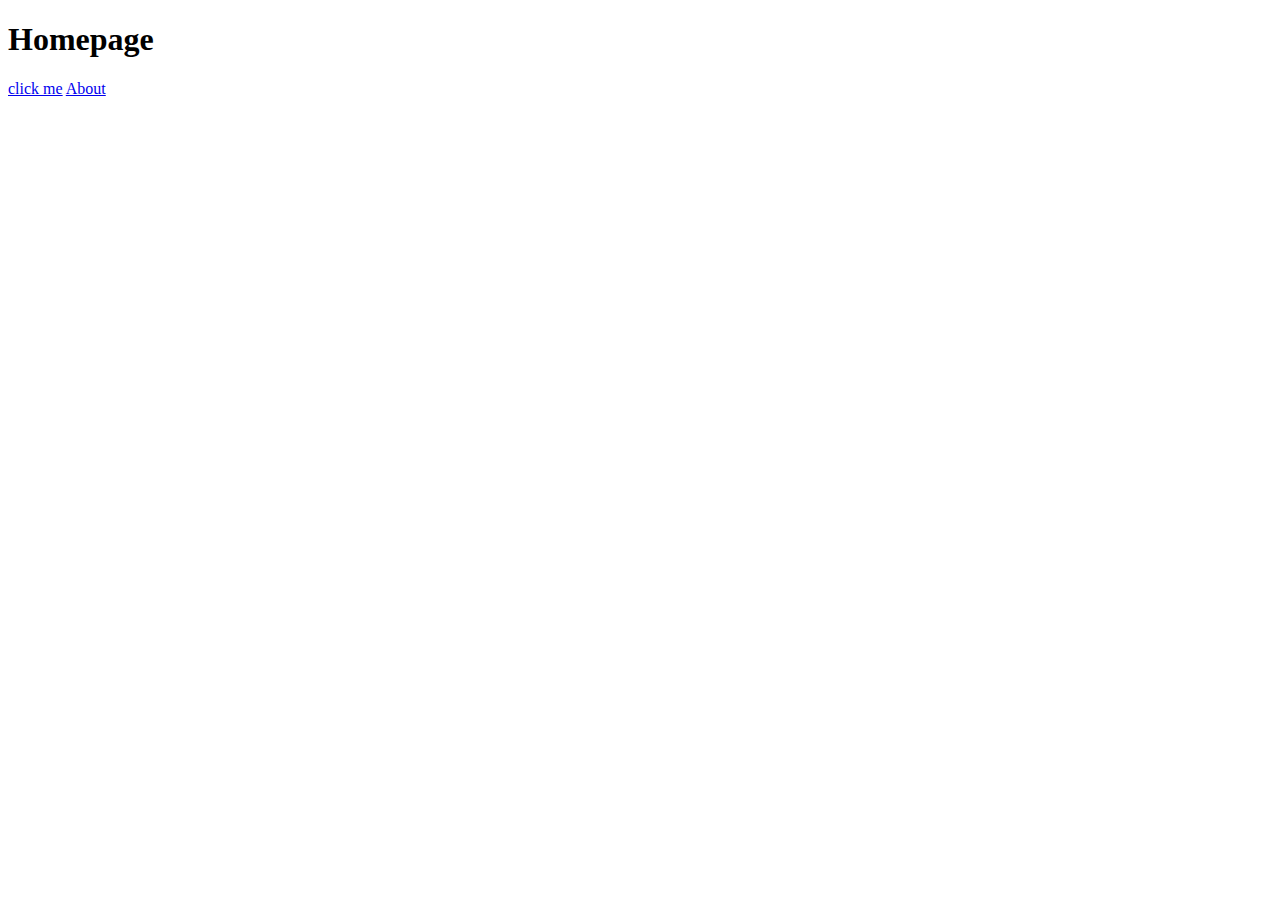
<file: Foundations/odin-linkes-and-images/index.html>
<!DOCTYPE html>
<html lang="en">
  <head>
    <meta charset="UTF-8" />
    <meta http-equiv="X-UA-Compatible" content="IE=edge" />
    <meta name="viewport" content="width=device-width, initial-scale=1.0" />
    <title>Document</title>
  </head>
  <body>
    <h1>Homepage</h1>

    <a href="https://www.theodinproject.com/about">click me</a>

    <a href="./pages/about.html">About</a>
  </body>
</html>
</file>
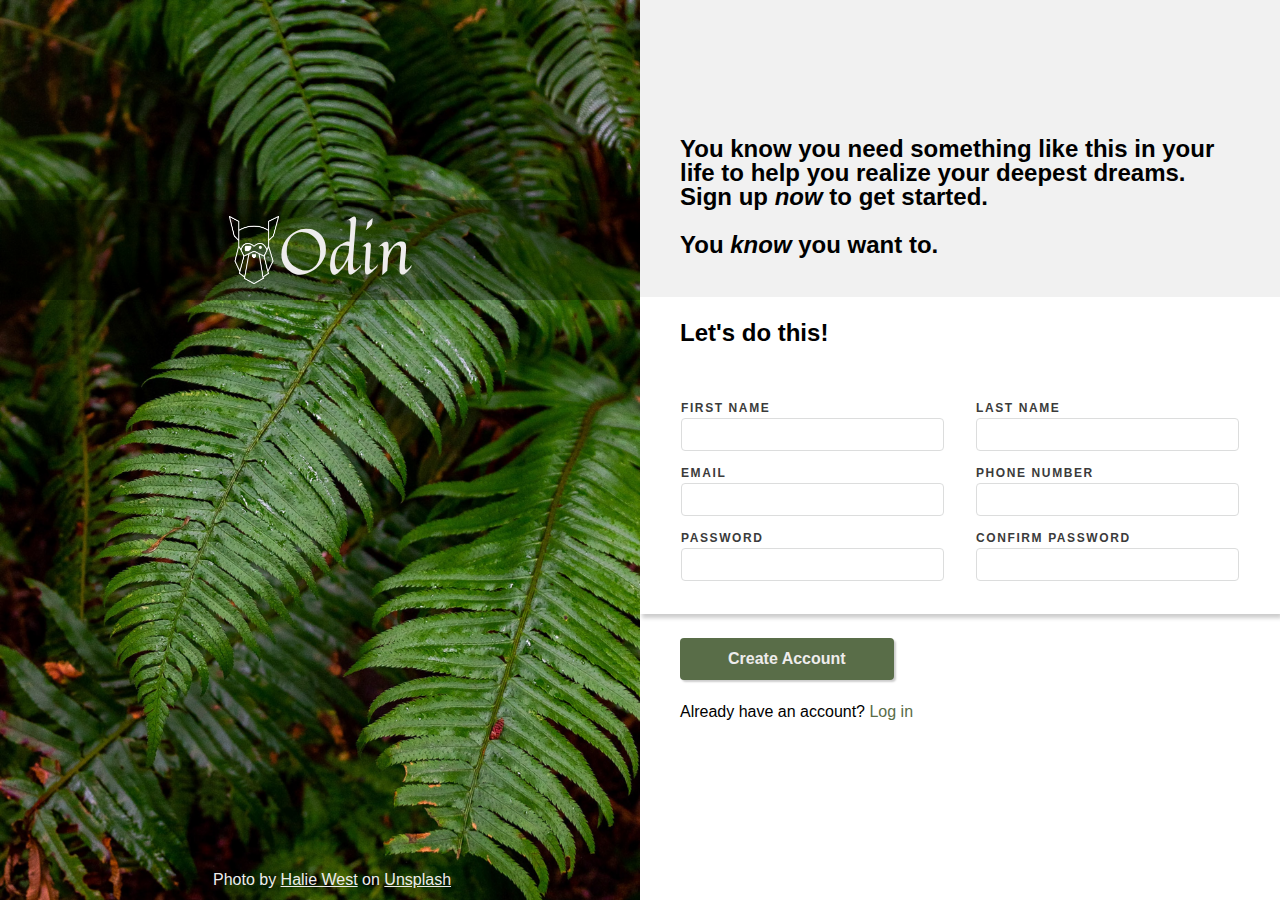
<file: FSJavascript/Sign-UpForm/index.html>
<!DOCTYPE html>
<html lang="en">
  <head>
    <meta charset="UTF-8" />
    <meta name="viewport" content="width=device-width, initial-scale=1.0" />
    <title>Sign-Up Form</title>

    <link rel="stylesheet" href="styles.css" />
    <link rel="preconnect" href="https://fonts.googleapis.com" />
    <link rel="preconnect" href="https://fonts.gstatic.com" crossorigin />
    <link
      href="https://fonts.googleapis.com/css2?family=Quintessential:wght@400;700&display=swap"
      rel="stylesheet"
    />
  </head>
  <body>
    <div class="title">
      <div class="logo">
        <img src="./assets/odin-lined.png" alt="odin logo" />
        <div class="logo__name">Odin</div>
      </div>
      <div class="image-credit">
        <p>
          Photo by
          <a href="">Halie West</a>
          on
          <a href="">Unsplash</a>
        </p>
      </div>
    </div>
    <div class="sign-up">
      <div class="sign-up__intro">
        <div class="intro-text">
          <p>
            You know you need something like this in your life to help you
            realize your deepest dreams. Sign up <em>now</em> to get started.
          </p>
          <br />
          <p>You <em>know</em> you want to.</p>
        </div>
      </div>

      <section class="sign-up__form">
        <h2 class="form-header">Let's do this!</h2>
        <div class="sign-up__form-wrapper">
          <form action="" method="post" id="signUp">
            <div class="form-fields">
              <fieldset>
                <div class="form-field">
                  <label for="first_name">First Name</label>
                  <input type="text" id="first_name" name="first_name" />
                </div>

                <div class="form-field">
                  <label for="last_name">Last Name</label>
                  <input type="text" id="last_name" name="last_name" />
                </div>
              </fieldset>

              <fieldset>
                <div class="form-field">
                  <label for="email">Email</label>
                  <input type="email" id="email" name="email" />
                </div>

                <div class="form-field">
                  <label for="phone">Phone Number</label>
                  <input
                    type="tel"
                    id="phone"
                    name="phone"
                    pattern="[0-9]{3}-[0-9]{3}-[0-9]{4}"
                  />
                </div>
              </fieldset>

              <fieldset>
                <div class="form-field">
                  <label for="password">Password</label>
                  <input type="password" id="password" name="password" />
                </div>
                <div class="form-field">
                  <label for="confirm_password">Confirm Password</label>

                  <input
                    type="password"
                    id="confirm_password"
                    name="confirm_password"
                  />
                </div>
              </fieldset>
            </div>
          </form>
        </div>
      </section>
      <div class="form-cta" form="signUp">
        <input type="submit" value="Create Account" />
      </div>
      <div class="alt-cta">
        <p>Already have an account? <a href="">Log in</a></p>
      </div>
    </div>
  </body>
</html>
</file>
<file: FSJavascript/Sign-UpForm/styles.css>
@import "reset.css";

:root {
  --white: rgb(238, 236, 236);
  --light-gray: #f1f1f1;
  --med-gray: #dcdddd;
  --dark-gray: #3b3b3b;
  --primary: #596d48;
  --primary-emphasis: #283121;
  --blue: blue;
  --red: red;
  font-family: sans-serif;
  --logo-font: "Quintessential";
}

html,
body {
  height: 100%;
}

body {
  display: flex;
}

a:link,
a:visited {
  color: unset;
}

em {
  font-style: italic;
}

h2 {
  font-size: 1.5rem;
  font-weight: 600;
}

.title {
  flex: 1;
  height: 100vh;
  background: url(./assets/halie-west-25xggax4bSA-unsplash.jpg) 0% 0% / cover;
}

.logo {
  display: flex;
  align-items: center;
  justify-content: center;
  position: relative;
  top: 200px;
  height: 100px;
  padding: 16px;
  background-color: #00000052;
}

.logo img {
  height: 100%;
}

.logo__name {
  color: var(--white);
  font-family: var(--logo-font), sans-serif;
  font-size: 4rem;
}

.image-credit {
  position: absolute;
  bottom: 0;
  width: 50%;
  text-align: center;
  margin: 12px;
  color: var(--white);
}

.sign-up {
  flex: 1;
}

.sign-up__form form,
.form-header,
.form-cta,
.alt-cta {
  margin: 1.5rem 2.5rem;
}

.sign-up__intro {
  height: 33%;
  font-weight: bold;
  font-size: 1.5rem;
  background-color: var(--light-gray);
  display: flex;
  align-items: end;
  padding: 2.5rem;
}

.form-fields {
  margin: 16px 0;
}

.form-field {
  display: flex;
  flex-direction: column;
  width: 100%;
  margin: 8px 0;
}

.sign-up__form-wrapper {
  border: 1px solid transparent;
  box-shadow: 2px 4px 4px rgb(0, 0, 0, 0.2);
}

.sign-up__form fieldset {
  display: flex;
  gap: 2rem;
}

.sign-up__form label {
  text-transform: uppercase;
  font-size: 0.75rem;
  font-weight: 700;
  margin-bottom: 4px;
  color: var(--dark-gray);
  letter-spacing: 0.1rem;
}

.sign-up__form input {
  border: 1px solid var(--med-gray);
  border-radius: 4px;
  padding: 8px;
}

.sign-up__form input:invalid {
  border: 2px solid var(--red);
}

.sign-up__form input:hover,
.sign-up__form input:focus,
.sign-up__form input:focus-within,
.sign-up__form input:focus-visible {
  outline: 2px solid var(--blue);
  box-shadow: 2px 2px 2px rgb(0, 0, 0, 0.2);
}

input[type="submit"] {
  color: var(--white);
  background-color: var(--primary);
  font-weight: 600;
  font-size: 1rem;
  padding: 12px 48px;
  border: none;
  border-radius: 4px;
  box-shadow: 2px 2px 2px rgb(0, 0, 0, 0.2);
}

input[type="submit"]:hover {
  border: 2px solid var(--primary);
}

input[type="submit"]:active {
  border: none;
}

.alt-cta a:link,
.alt-cta a:visited {
  color: var(--primary);
  text-decoration: none;
}

.alt-cta a:link:hover,
.alt-cta a:visited:hover,
.alt-cta a:link:focus,
.alt-cta a:visited:focus {
  font-weight: 600;
}

@media (max-width: 1024px) {
  body {
    flex-direction: column;
  }

  .logo {
    top: 0;
  }

  .image-credit {
    display: none;
  }
}

@media (max-width: 481px) {
  .sign-up__form fieldset {
    flex-wrap: wrap;
    gap: 0;
  }
}
</file>
